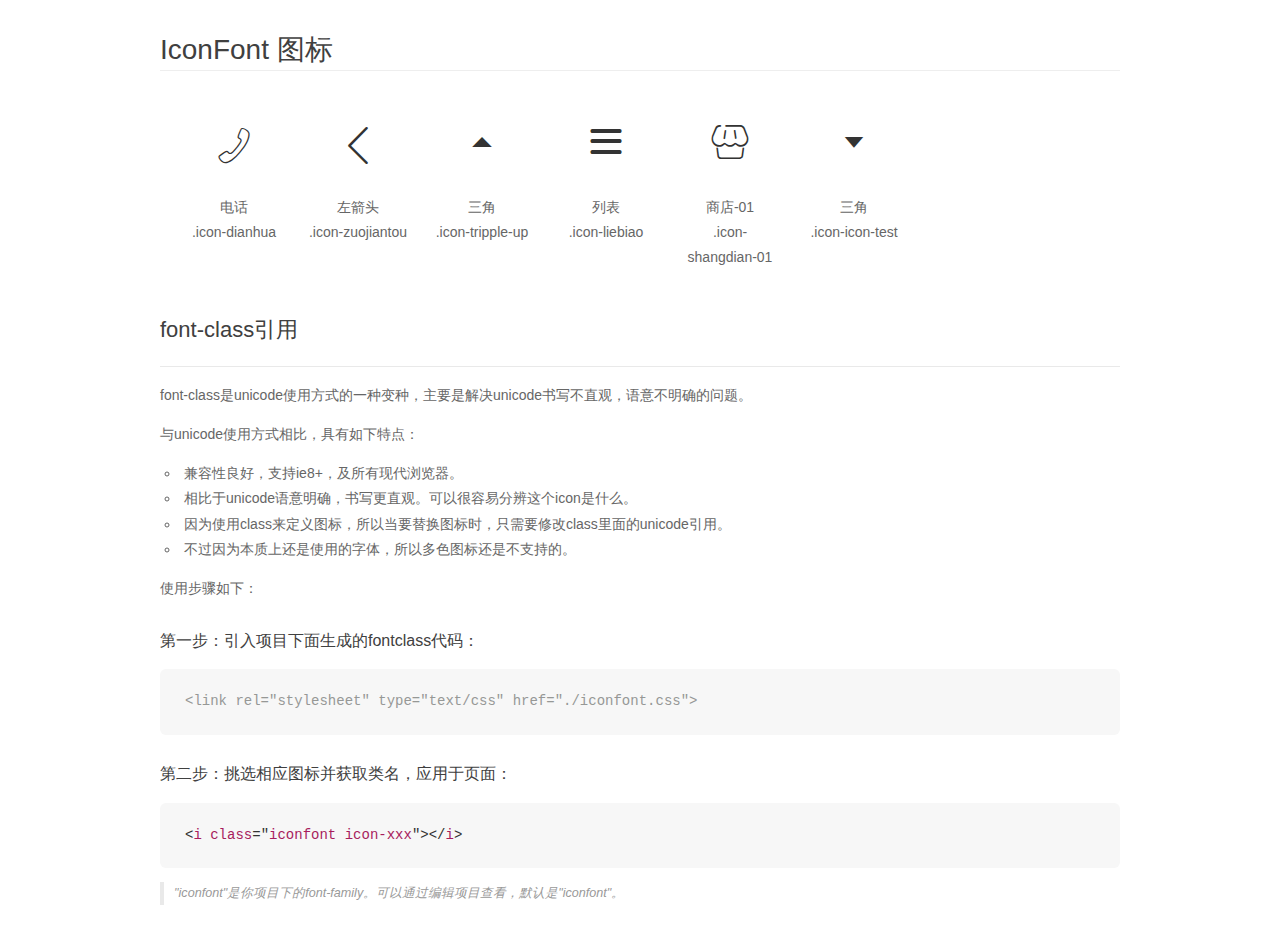
<file: public/css/font_0dxfep143l0izfr/demo_fontclass.html>
<!DOCTYPE html>
<html>
<head>
    <meta charset="utf-8"/>
    <title>IconFont</title>
    <link rel="stylesheet" href="demo.css">
    <link rel="stylesheet" href="iconfont.css">
</head>
<body>
    <div class="main markdown">
        <h1>IconFont 图标</h1>
        <ul class="icon_lists clear">
            
                <li>
                <i class="icon iconfont icon-dianhua"></i>
                    <div class="name">电话</div>
                    <div class="fontclass">.icon-dianhua</div>
                </li>
            
                <li>
                <i class="icon iconfont icon-zuojiantou"></i>
                    <div class="name">左箭头</div>
                    <div class="fontclass">.icon-zuojiantou</div>
                </li>
            
                <li>
                <i class="icon iconfont icon-tripple-up"></i>
                    <div class="name">三角</div>
                    <div class="fontclass">.icon-tripple-up</div>
                </li>
            
                <li>
                <i class="icon iconfont icon-liebiao"></i>
                    <div class="name">列表</div>
                    <div class="fontclass">.icon-liebiao</div>
                </li>
            
                <li>
                <i class="icon iconfont icon-shangdian-01"></i>
                    <div class="name">商店-01</div>
                    <div class="fontclass">.icon-shangdian-01</div>
                </li>
            
                <li>
                <i class="icon iconfont icon-icon-test"></i>
                    <div class="name">三角</div>
                    <div class="fontclass">.icon-icon-test</div>
                </li>
            
        </ul>

        <h2 id="font-class-">font-class引用</h2>
        <hr>

        <p>font-class是unicode使用方式的一种变种，主要是解决unicode书写不直观，语意不明确的问题。</p>
        <p>与unicode使用方式相比，具有如下特点：</p>
        <ul>
        <li>兼容性良好，支持ie8+，及所有现代浏览器。</li>
        <li>相比于unicode语意明确，书写更直观。可以很容易分辨这个icon是什么。</li>
        <li>因为使用class来定义图标，所以当要替换图标时，只需要修改class里面的unicode引用。</li>
        <li>不过因为本质上还是使用的字体，所以多色图标还是不支持的。</li>
        </ul>
        <p>使用步骤如下：</p>
        <h3 id="-fontclass-">第一步：引入项目下面生成的fontclass代码：</h3>


        <pre><code class="lang-js hljs javascript"><span class="hljs-comment">&lt;link rel="stylesheet" type="text/css" href="./iconfont.css"&gt;</span></code></pre>
        <h3 id="-">第二步：挑选相应图标并获取类名，应用于页面：</h3>
        <pre><code class="lang-css hljs">&lt;<span class="hljs-selector-tag">i</span> <span class="hljs-selector-tag">class</span>="<span class="hljs-selector-tag">iconfont</span> <span class="hljs-selector-tag">icon-xxx</span>"&gt;&lt;/<span class="hljs-selector-tag">i</span>&gt;</code></pre>
        <blockquote>
        <p>"iconfont"是你项目下的font-family。可以通过编辑项目查看，默认是"iconfont"。</p>
        </blockquote>
    </div>
</body>
</html>
</file>
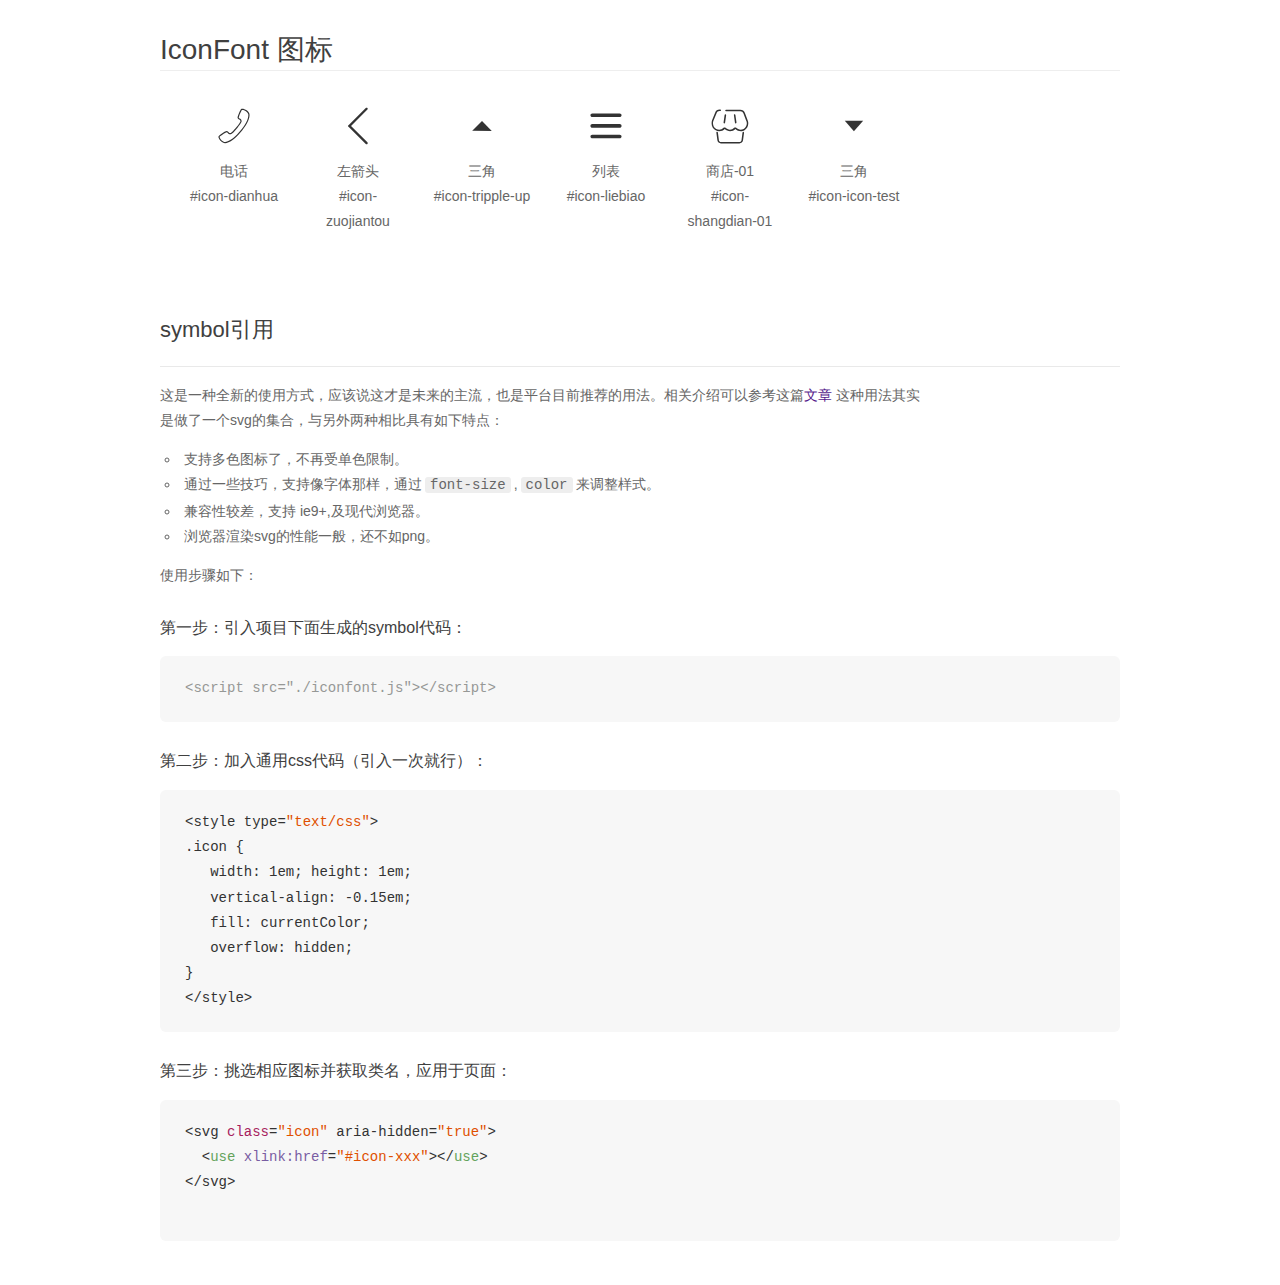
<file: public/css/font_0dxfep143l0izfr/demo_symbol.html>
<!DOCTYPE html>
<html>
<head>
    <meta charset="utf-8"/>
    <title>IconFont</title>
    <link rel="stylesheet" href="demo.css">
    <script src="iconfont.js"></script>

    <style type="text/css">
        .icon {
          /* 通过设置 font-size 来改变图标大小 */
          width: 1em; height: 1em;
          /* 图标和文字相邻时，垂直对齐 */
          vertical-align: -0.15em;
          /* 通过设置 color 来改变 SVG 的颜色/fill */
          fill: currentColor;
          /* path 和 stroke 溢出 viewBox 部分在 IE 下会显示
             normalize.css 中也包含这行 */
          overflow: hidden;
        }

    </style>
</head>
<body>
    <div class="main markdown">
        <h1>IconFont 图标</h1>
        <ul class="icon_lists clear">
            
                <li>
                    <svg class="icon" aria-hidden="true">
                        <use xlink:href="#icon-dianhua"></use>
                    </svg>
                    <div class="name">电话</div>
                    <div class="fontclass">#icon-dianhua</div>
                </li>
            
                <li>
                    <svg class="icon" aria-hidden="true">
                        <use xlink:href="#icon-zuojiantou"></use>
                    </svg>
                    <div class="name">左箭头</div>
                    <div class="fontclass">#icon-zuojiantou</div>
                </li>
            
                <li>
                    <svg class="icon" aria-hidden="true">
                        <use xlink:href="#icon-tripple-up"></use>
                    </svg>
                    <div class="name">三角</div>
                    <div class="fontclass">#icon-tripple-up</div>
                </li>
            
                <li>
                    <svg class="icon" aria-hidden="true">
                        <use xlink:href="#icon-liebiao"></use>
                    </svg>
                    <div class="name">列表</div>
                    <div class="fontclass">#icon-liebiao</div>
                </li>
            
                <li>
                    <svg class="icon" aria-hidden="true">
                        <use xlink:href="#icon-shangdian-01"></use>
                    </svg>
                    <div class="name">商店-01</div>
                    <div class="fontclass">#icon-shangdian-01</div>
                </li>
            
                <li>
                    <svg class="icon" aria-hidden="true">
                        <use xlink:href="#icon-icon-test"></use>
                    </svg>
                    <div class="name">三角</div>
                    <div class="fontclass">#icon-icon-test</div>
                </li>
            
        </ul>


        <h2 id="symbol-">symbol引用</h2>
        <hr>

        <p>这是一种全新的使用方式，应该说这才是未来的主流，也是平台目前推荐的用法。相关介绍可以参考这篇<a href="">文章</a>
        这种用法其实是做了一个svg的集合，与另外两种相比具有如下特点：</p>
        <ul>
          <li>支持多色图标了，不再受单色限制。</li>
          <li>通过一些技巧，支持像字体那样，通过<code>font-size</code>,<code>color</code>来调整样式。</li>
          <li>兼容性较差，支持 ie9+,及现代浏览器。</li>
          <li>浏览器渲染svg的性能一般，还不如png。</li>
        </ul>
        <p>使用步骤如下：</p>
        <h3 id="-symbol-">第一步：引入项目下面生成的symbol代码：</h3>
        <pre><code class="lang-js hljs javascript"><span class="hljs-comment">&lt;script src="./iconfont.js"&gt;&lt;/script&gt;</span></code></pre>
        <h3 id="-css-">第二步：加入通用css代码（引入一次就行）：</h3>
        <pre><code class="lang-js hljs javascript">&lt;style type=<span class="hljs-string">"text/css"</span>&gt;
.icon {
   width: <span class="hljs-number">1</span>em; height: <span class="hljs-number">1</span>em;
   vertical-align: <span class="hljs-number">-0.15</span>em;
   fill: currentColor;
   overflow: hidden;
}
&lt;<span class="hljs-regexp">/style&gt;</span></code></pre>
        <h3 id="-">第三步：挑选相应图标并获取类名，应用于页面：</h3>
        <pre><code class="lang-js hljs javascript">&lt;svg <span class="hljs-class"><span class="hljs-keyword">class</span></span>=<span class="hljs-string">"icon"</span> aria-hidden=<span class="hljs-string">"true"</span>&gt;<span class="xml"><span class="hljs-tag">
  &lt;<span class="hljs-name">use</span> <span class="hljs-attr">xlink:href</span>=<span class="hljs-string">"#icon-xxx"</span>&gt;</span><span class="hljs-tag">&lt;/<span class="hljs-name">use</span>&gt;</span>
</span>&lt;<span class="hljs-regexp">/svg&gt;
        </span></code></pre>
    </div>
</body>
</html>
</file>
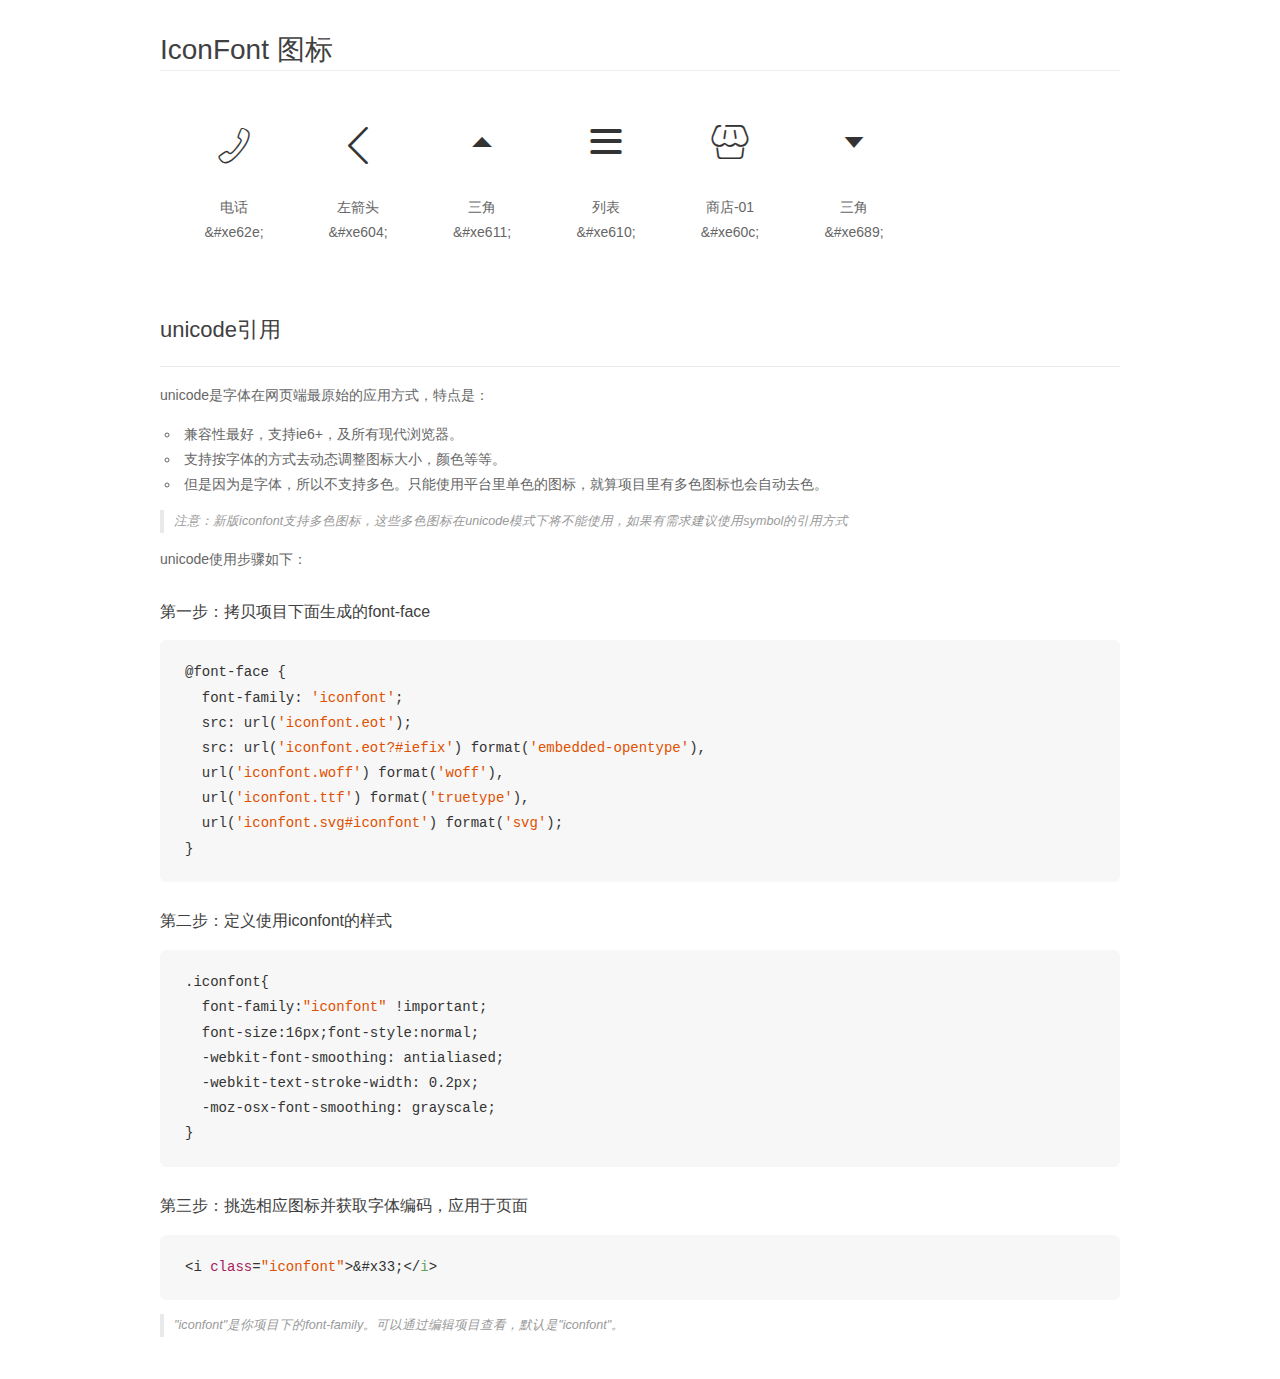
<file: public/css/font_0dxfep143l0izfr/demo_unicode.html>
<!DOCTYPE html>
<html>
<head>
    <meta charset="utf-8"/>
    <title>IconFont</title>
    <link rel="stylesheet" href="demo.css">

    <style type="text/css">

        @font-face {font-family: "iconfont";
          src: url('iconfont.eot'); /* IE9*/
          src: url('iconfont.eot#iefix') format('embedded-opentype'), /* IE6-IE8 */
          url('iconfont.woff') format('woff'), /* chrome, firefox */
          url('iconfont.ttf') format('truetype'), /* chrome, firefox, opera, Safari, Android, iOS 4.2+*/
          url('iconfont.svg#iconfont') format('svg'); /* iOS 4.1- */
        }

        .iconfont {
          font-family:"iconfont" !important;
          font-size:16px;
          font-style:normal;
          -webkit-font-smoothing: antialiased;
          -webkit-text-stroke-width: 0.2px;
          -moz-osx-font-smoothing: grayscale;
        }

    </style>
</head>
<body>
    <div class="main markdown">
        <h1>IconFont 图标</h1>
        <ul class="icon_lists clear">
            
                <li>
                <i class="icon iconfont">&#xe62e;</i>
                    <div class="name">电话</div>
                    <div class="code">&amp;#xe62e;</div>
                </li>
            
                <li>
                <i class="icon iconfont">&#xe604;</i>
                    <div class="name">左箭头</div>
                    <div class="code">&amp;#xe604;</div>
                </li>
            
                <li>
                <i class="icon iconfont">&#xe611;</i>
                    <div class="name">三角</div>
                    <div class="code">&amp;#xe611;</div>
                </li>
            
                <li>
                <i class="icon iconfont">&#xe610;</i>
                    <div class="name">列表</div>
                    <div class="code">&amp;#xe610;</div>
                </li>
            
                <li>
                <i class="icon iconfont">&#xe60c;</i>
                    <div class="name">商店-01</div>
                    <div class="code">&amp;#xe60c;</div>
                </li>
            
                <li>
                <i class="icon iconfont">&#xe689;</i>
                    <div class="name">三角</div>
                    <div class="code">&amp;#xe689;</div>
                </li>
            
        </ul>
        <h2 id="unicode-">unicode引用</h2>
        <hr>

        <p>unicode是字体在网页端最原始的应用方式，特点是：</p>
        <ul>
        <li>兼容性最好，支持ie6+，及所有现代浏览器。</li>
        <li>支持按字体的方式去动态调整图标大小，颜色等等。</li>
        <li>但是因为是字体，所以不支持多色。只能使用平台里单色的图标，就算项目里有多色图标也会自动去色。</li>
        </ul>
        <blockquote>
        <p>注意：新版iconfont支持多色图标，这些多色图标在unicode模式下将不能使用，如果有需求建议使用symbol的引用方式</p>
        </blockquote>
        <p>unicode使用步骤如下：</p>
        <h3 id="-font-face">第一步：拷贝项目下面生成的font-face</h3>
        <pre><code class="lang-js hljs javascript">@font-face {
  font-family: <span class="hljs-string">'iconfont'</span>;
  src: url(<span class="hljs-string">'iconfont.eot'</span>);
  src: url(<span class="hljs-string">'iconfont.eot?#iefix'</span>) format(<span class="hljs-string">'embedded-opentype'</span>),
  url(<span class="hljs-string">'iconfont.woff'</span>) format(<span class="hljs-string">'woff'</span>),
  url(<span class="hljs-string">'iconfont.ttf'</span>) format(<span class="hljs-string">'truetype'</span>),
  url(<span class="hljs-string">'iconfont.svg#iconfont'</span>) format(<span class="hljs-string">'svg'</span>);
}
</code></pre>
        <h3 id="-iconfont-">第二步：定义使用iconfont的样式</h3>
        <pre><code class="lang-js hljs javascript">.iconfont{
  font-family:<span class="hljs-string">"iconfont"</span> !important;
  font-size:<span class="hljs-number">16</span>px;font-style:normal;
  -webkit-font-smoothing: antialiased;
  -webkit-text-stroke-width: <span class="hljs-number">0.2</span>px;
  -moz-osx-font-smoothing: grayscale;
}
</code></pre>
        <h3 id="-">第三步：挑选相应图标并获取字体编码，应用于页面</h3>
        <pre><code class="lang-js hljs javascript">&lt;i <span class="hljs-class"><span class="hljs-keyword">class</span></span>=<span class="hljs-string">"iconfont"</span>&gt;&amp;#x33;<span class="xml"><span class="hljs-tag">&lt;/<span class="hljs-name">i</span>&gt;</span></span></code></pre>

        <blockquote>
        <p>"iconfont"是你项目下的font-family。可以通过编辑项目查看，默认是"iconfont"。</p>
        </blockquote>
    </div>


</body>
</html>
</file>
<file: public/css/font_0dxfep143l0izfr/iconfont.css>
@font-face {font-family: "iconfont";
  src: url('iconfont.eot?t=1490920713577'); /* IE9*/
  src: url('iconfont.eot?t=1490920713577#iefix') format('embedded-opentype'), /* IE6-IE8 */
  url('iconfont.woff?t=1490920713577') format('woff'), /* chrome, firefox */
  url('iconfont.ttf?t=1490920713577') format('truetype'), /* chrome, firefox, opera, Safari, Android, iOS 4.2+*/
  url('iconfont.svg?t=1490920713577#iconfont') format('svg'); /* iOS 4.1- */
}

.iconfont {
  font-family:"iconfont" !important;
  font-size:16px;
  font-style:normal;
  -webkit-font-smoothing: antialiased;
  -moz-osx-font-smoothing: grayscale;
}

.icon-dianhua:before { content: "\e62e"; }

.icon-zuojiantou:before { content: "\e604"; }

.icon-tripple-up:before { content: "\e611"; }

.icon-liebiao:before { content: "\e610"; }

.icon-shangdian-01:before { content: "\e60c"; }

.icon-icon-test:before { content: "\e689"; }
</file>
<file: public/css/font_0dxfep143l0izfr/demo.css>
*{margin: 0;padding: 0;list-style: none;}
/*
KISSY CSS Reset
理念：1. reset 的目的不是清除浏览器的默认样式，这仅是部分工作。清除和重置是紧密不可分的。
2. reset 的目的不是让默认样式在所有浏览器下一致，而是减少默认样式有可能带来的问题。
3. reset 期望提供一套普适通用的基础样式。但没有银弹，推荐根据具体需求，裁剪和修改后再使用。
特色：1. 适应中文；2. 基于最新主流浏览器。
维护：玉伯<lifesinger@gmail.com>, 正淳<ragecarrier@gmail.com>
 */

/** 清除内外边距 **/
body, h1, h2, h3, h4, h5, h6, hr, p, blockquote, /* structural elements 结构元素 */
dl, dt, dd, ul, ol, li, /* list elements 列表元素 */
pre, /* text formatting elements 文本格式元素 */
form, fieldset, legend, button, input, textarea, /* form elements 表单元素 */
th, td /* table elements 表格元素 */ {
  margin: 0;
  padding: 0;
}

/** 设置默认字体 **/
body,
button, input, select, textarea /* for ie */ {
  font: 12px/1.5 tahoma, arial, \5b8b\4f53, sans-serif;
}
h1, h2, h3, h4, h5, h6 { font-size: 100%; }
address, cite, dfn, em, var { font-style: normal; } /* 将斜体扶正 */
code, kbd, pre, samp { font-family: courier new, courier, monospace; } /* 统一等宽字体 */
small { font-size: 12px; } /* 小于 12px 的中文很难阅读，让 small 正常化 */

/** 重置列表元素 **/
ul, ol { list-style: none; }

/** 重置文本格式元素 **/
a { text-decoration: none; }
a:hover { text-decoration: underline; }


/** 重置表单元素 **/
legend { color: #000; } /* for ie6 */
fieldset, img { border: 0; } /* img 搭车：让链接里的 img 无边框 */
button, input, select, textarea { font-size: 100%; } /* 使得表单元素在 ie 下能继承字体大小 */
/* 注：optgroup 无法扶正 */

/** 重置表格元素 **/
table { border-collapse: collapse; border-spacing: 0; }

/* 清除浮动 */
.ks-clear:after, .clear:after {
  content: '\20';
  display: block;
  height: 0;
  clear: both;
}
.ks-clear, .clear {
  *zoom: 1;
}

.main {
  padding: 30px 100px;
width: 960px;
margin: 0 auto;
}
.main h1{font-size:36px; color:#333; text-align:left;margin-bottom:30px; border-bottom: 1px solid #eee;}

.helps{margin-top:40px;}
.helps pre{
  padding:20px;
  margin:10px 0;
  border:solid 1px #e7e1cd;
  background-color: #fffdef;
  overflow: auto;
}

.icon_lists{
  width: 100% !important;

}

.icon_lists li{
  float:left;
  width: 100px;
  height:180px;
  text-align: center;
  list-style: none !important;
}
.icon_lists .icon{
  font-size: 42px;
  line-height: 100px;
  margin: 10px 0;
  color:#333;
  -webkit-transition: font-size 0.25s ease-out 0s;
  -moz-transition: font-size 0.25s ease-out 0s;
  transition: font-size 0.25s ease-out 0s;

}
.icon_lists .icon:hover{
  font-size: 100px;
}



.markdown {
  color: #666;
  font-size: 14px;
  line-height: 1.8;
}

.highlight {
  line-height: 1.5;
}

.markdown img {
  vertical-align: middle;
  max-width: 100%;
}

.markdown h1 {
  color: #404040;
  font-weight: 500;
  line-height: 40px;
  margin-bottom: 24px;
}

.markdown h2,
.markdown h3,
.markdown h4,
.markdown h5,
.markdown h6 {
  color: #404040;
  margin: 1.6em 0 0.6em 0;
  font-weight: 500;
  clear: both;
}

.markdown h1 {
  font-size: 28px;
}

.markdown h2 {
  font-size: 22px;
}

.markdown h3 {
  font-size: 16px;
}

.markdown h4 {
  font-size: 14px;
}

.markdown h5 {
  font-size: 12px;
}

.markdown h6 {
  font-size: 12px;
}

.markdown hr {
  height: 1px;
  border: 0;
  background: #e9e9e9;
  margin: 16px 0;
  clear: both;
}

.markdown p,
.markdown pre {
  margin: 1em 0;
}

.markdown > p,
.markdown > blockquote,
.markdown > .highlight,
.markdown > ol,
.markdown > ul {
  width: 80%;
}

.markdown ul > li {
  list-style: circle;
}

.markdown > ul li,
.markdown blockquote ul > li {
  margin-left: 20px;
  padding-left: 4px;
}

.markdown > ul li p,
.markdown > ol li p {
  margin: 0.6em 0;
}

.markdown ol > li {
  list-style: decimal;
}

.markdown > ol li,
.markdown blockquote ol > li {
  margin-left: 20px;
  padding-left: 4px;
}

.markdown code {
  margin: 0 3px;
  padding: 0 5px;
  background: #eee;
  border-radius: 3px;
}

.markdown pre {
  border-radius: 6px;
  background: #f7f7f7;
  padding: 20px;
}

.markdown pre code {
  border: none;
  background: #f7f7f7;
  margin: 0;
}

.markdown strong,
.markdown b {
  font-weight: 600;
}

.markdown > table {
  border-collapse: collapse;
  border-spacing: 0px;
  empty-cells: show;
  border: 1px solid #e9e9e9;
  width: 95%;
  margin-bottom: 24px;
}

.markdown > table th {
  white-space: nowrap;
  color: #333;
  font-weight: 600;

}

.markdown > table th,
.markdown > table td {
  border: 1px solid #e9e9e9;
  padding: 8px 16px;
  text-align: left;
}

.markdown > table th {
  background: #F7F7F7;
}

.markdown blockquote {
  font-size: 90%;
  color: #999;
  border-left: 4px solid #e9e9e9;
  padding-left: 0.8em;
  margin: 1em 0;
  font-style: italic;
}

.markdown blockquote p {
  margin: 0;
}

.markdown .anchor {
  opacity: 0;
  transition: opacity 0.3s ease;
  margin-left: 8px;
}

.markdown .waiting {
  color: #ccc;
}

.markdown h1:hover .anchor,
.markdown h2:hover .anchor,
.markdown h3:hover .anchor,
.markdown h4:hover .anchor,
.markdown h5:hover .anchor,
.markdown h6:hover .anchor {
  opacity: 1;
  display: inline-block;
}

.markdown > br,
.markdown > p > br {
  clear: both;
}


.hljs {
  display: block;
  background: white;
  padding: 0.5em;
  color: #333333;
  overflow-x: auto;
}

.hljs-comment,
.hljs-meta {
  color: #969896;
}

.hljs-string,
.hljs-variable,
.hljs-template-variable,
.hljs-strong,
.hljs-emphasis,
.hljs-quote {
  color: #df5000;
}

.hljs-keyword,
.hljs-selector-tag,
.hljs-type {
  color: #a71d5d;
}

.hljs-literal,
.hljs-symbol,
.hljs-bullet,
.hljs-attribute {
  color: #0086b3;
}

.hljs-section,
.hljs-name {
  color: #63a35c;
}

.hljs-tag {
  color: #333333;
}

.hljs-title,
.hljs-attr,
.hljs-selector-id,
.hljs-selector-class,
.hljs-selector-attr,
.hljs-selector-pseudo {
  color: #795da3;
}

.hljs-addition {
  color: #55a532;
  background-color: #eaffea;
}

.hljs-deletion {
  color: #bd2c00;
  background-color: #ffecec;
}

.hljs-link {
  text-decoration: underline;
}

pre{
  background: #fff;
}
</file>
